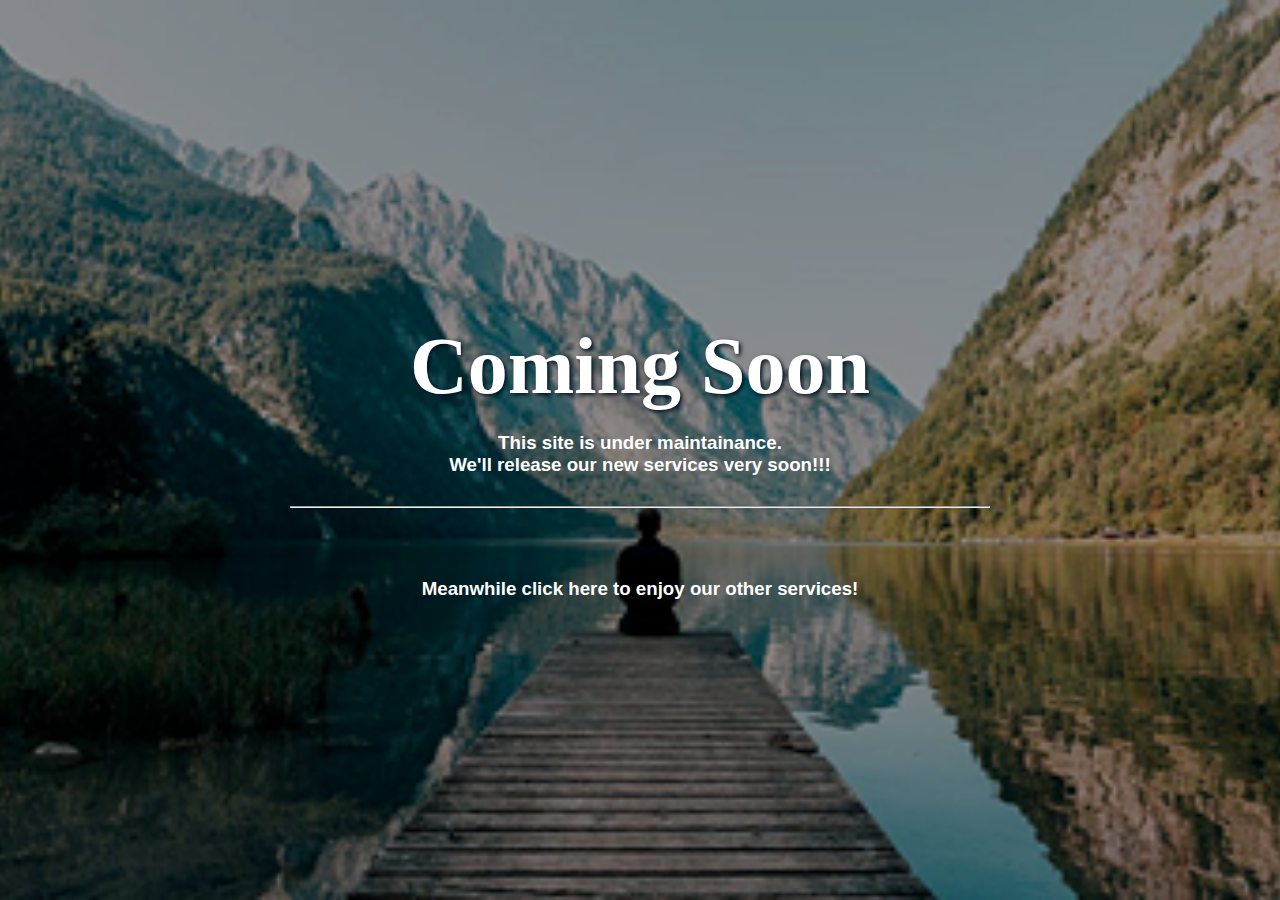
<file: html/comingSoon.html>
<!DOCTYPE html>
<html lang="en">
  <head>
    <meta charset="UTF-8" />
    <meta http-equiv="X-UA-Compatible" content="IE=edge" />
    <meta name="viewport" content="width=device-width, initial-scale=1.0" />
    <link rel ="icon" href="../images/favicon-enhanced.png">
    <link rel="stylesheet" href="../css/styles.css" />
    <link rel="preconnect" href="https://fonts.googleapis.com">
<link rel="preconnect" href="https://fonts.gstatic.com" crossorigin>
<link href="https://fonts.googleapis.com/css2?family=Cedarville+Cursive&family=Dancing+Script&family=Itim&family=Oleo+Script+Swash+Caps&family=Permanent+Marker&display=swap" rel="stylesheet">
    <title>Sukoon - Coming Soon</title>
  </head>
  <body>
      <h1>Coming Soon</h1>
      <h3>This site is under maintainance.<br />We'll release our new services very
        soon!!!</h3>
      <hr>
      <p id="launch"></p>
      <h3><a href="https://sukoon-stress-free.netlify.app/#services">Meanwhile click here to enjoy our other services!</a></h3>
  
    </body>
<!--     <script src="../js/comingSoon.js"></script> -->
</html>
</file>
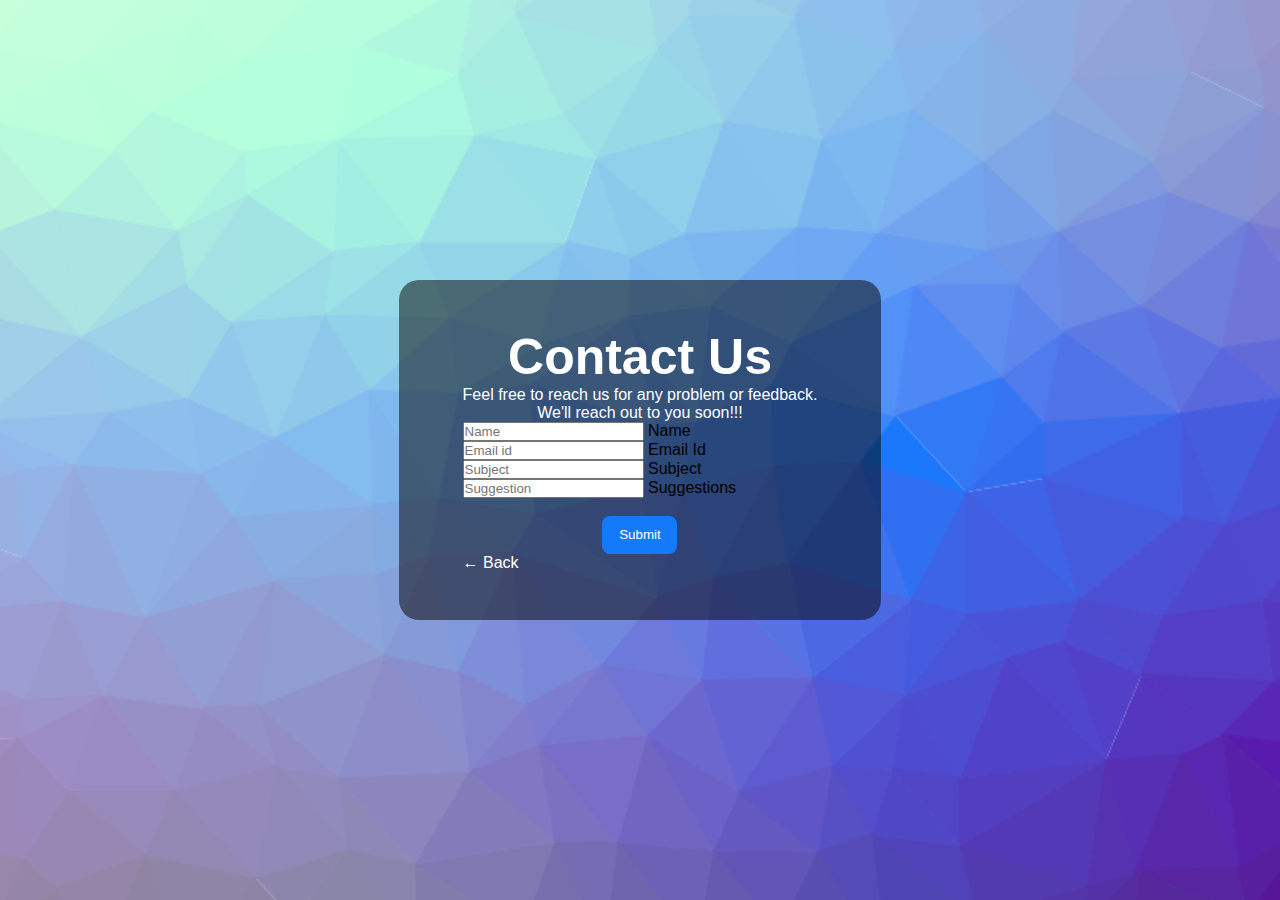
<file: html/contact.html>
<!DOCTYPE html>
<html lang="en">

<head>
    <meta charset="UTF-8" />
    <meta http-equiv="X-UA-Compatible" content="IE=edge" />
    <meta name="viewport" content="width=device-width, initial-scale=1.0" />
    <link rel="icon" href="/images/favicon-enhanced.png">
    <title>Sukoon - Contact Us</title>
    <link rel="stylesheet" href="css/contact.css" />
    <link rel="stylesheet" href="https://cdn.jsdelivr.net/npm/bootstrap@5.2.0/dist/css/bootstrap.min.css">
</head>

<body onload="myfunction()">
    <div id="load"></div>
    <!-- Contact Us Section -->
    <section id="contact">
        <div class="form-container">
            <div class="header">
                <h1>Contact Us</h1>
                <p>
                    Feel free to reach us for any problem or feedback.<br />We'll reach
                    out to you soon!!!
                </p>
            </div>

            <form action="https://formspree.io/f/mvoygqdg" method="POST">
                <div class="form-floating mb-3">
                    <input type="text" pattern="^[\S]+\s+[\S]+$" name="name" class="name form-control" id="floatingInput" placeholder="Name" required>
                    <label for="name">Name</label>
                </div>

                <div class="form-floating mb-3">
                    <input type="email" name="email" class="email form-control" id="floatingInput" placeholder="Email id" required>
                    <label for="email">Email Id</label>
                </div>

                <div class="form-floating mb-3">
                    <input type="text" pattern="^[\S\s]+\S" name="subject" class="subject form-control" id="floatingInput" placeholder="Subject" required>
                    <label for="subject">Subject</label>
                </div>

                <div class="form-floating mb-3">
                    <input type="text" name="suggestion" pattern="^[\S\s]+\S" class="suggestion form-control" id="floatingInput" placeholder="Suggestion" required>
                    <label for="suggestion">Suggestions</label>
                </div>

                <a class="atag" href="mailto:sukoon665@gmail.com"><button type="submit" class="btn">Submit</button></a>   
            </form>
            <p><a class="tag" href="../index.html">&#8592; Back</a></p>
        </div>
    </section>
    <script>
        var preloader = document.getElementById('load');
        function myfunction(){
            preloader.style.display='none';
        }
    </script>
</body>

</html>
<script src="https://cdn.jsdelivr.net/npm/bootstrap@5.2.0/dist/js/bootstrap.bundle.min.js"></script>
</file>
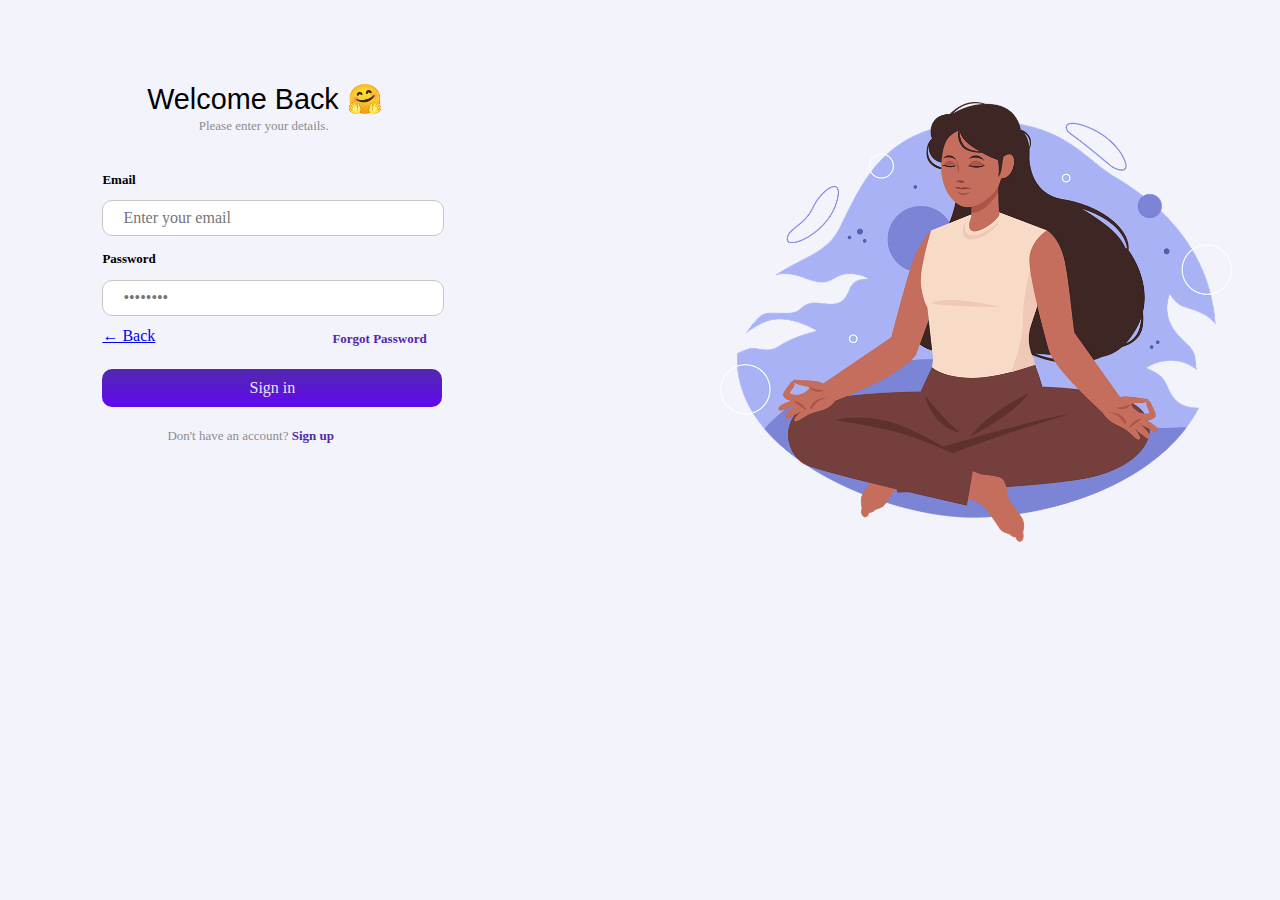
<file: html/login.html>
<!DOCTYPE html>
<html lang="en">
<head>
  <meta charset="UTF-8" />
  <meta http-equiv="X-UA-Compatible" content="IE edge" />
  <meta name="viewport" content="width=device-width, initial-scale=1.0" />
  <link rel="icon" href="/images/favicon-enhanced.png" />
  <link rel="stylesheet" href="css/login.css" />
  <link rel="stylesheet" href="https://cdnjs.cloudflare.com/ajax/libs/font-awesome/5.13.0/css/all.min.css" />

  <style>
    /* Custom CSS for alert messages */
    .alert {
      display: none;
      position: fixed;
      top: 10%;
      left: 50%;
      transform: translate(-50%, -50%);
      padding: 20px;
      background-color: #4caf50;
      color: white;
      text-align: center;
      border-radius: 6px;
      box-shadow: 0px 0px 10px 0px #262626;
      opacity: 0.8;
      transition: all 0.3s ease-in-out;
      z-index: 1;
    }

    #emptyFieldsAlert {
      background-color: red;
    }

    input[type="password"]::-webkit-credentials-auto-fill-button,
    input[type="password"]::-webkit-contacts-auto-fill-button,
    input[type="password"]::-ms-reveal {
        display: none;
      }
  </style>
  <title>MINDEASE - Login</title>
</head>
  <body onload="myfunction()">
    <div id="load">
      <div
        style="
          background-color: white;
          height: 25vh;
          width: 100%;
          position: relative;
          top: -70px;
        "></div>
  </div>

  <div class="alert" id="emptyFieldsAlert" style="display: none">
    Please fill in all fields!
  </div>
  <img src="../images/signupill.png" alt="" />
  <div class="login">
    <div class="welcome">
      <h1 class="titletext">Welcome Back &#x1F917</h1>
      <span>Please enter your details.</span>
    </div>
    <div class="inputs">
      <span>Email<br /></span>
      <input class="inputbox" placeholder="Enter your email" id="loginEmail" /><br />
      <span>Password<br /></span>
      <input type="password" class="inputbox" placeholder="••••••••" id="loginPassword" />
      <i class="fas fa-eye-slash" id="toggleLoginPassword" style="margin-left: -30px; cursor: pointer;"></i>
    </div>
    <div class="forgotpass">
      <span>Forgot Password</span>
    </div>
    <p class="back"><a class="tag" href="../index.html">&#8592; Back</a></p>
    <div class="button">
      <input type="button" class="signin" value="Sign in" id="loginButton" />
    </div>
    <div class="signupline">
      <span>Don't have an account?</span>
      <span class="signupbutton"> Sign up</span>
    </div>
  </div>
  <div class="register">
    <div class="welcome">
      <h1 class="titletext">Create an account</h1>
      <span>Let's get started.</span>
    </div>
    <div class="inputs">
      <span>Username<br /></span>
      <input class="inputbox" placeholder="Enter your username" id="signupUsername" /><br />
      <span>Email<br /></span>
      <input class="inputbox" placeholder="Enter your email" id="signupEmail" /><br />
      <span>Password<br /></span>
      <input type="password" class="inputbox" placeholder="••••••••" id="signupPassword" />
      <i class="fas fa-eye-slash" id="toggleSignupPassword" style="margin-left: -30px; cursor: pointer;"></i>
    </div>
    <p class="back-1"><a class="tag1" href="../index.html">&#8592; Back</a></p>
    <div class="button">
      <input type="button" class="signin" value="Sign up" id="signupButton" />
    </div>
    <div class="signupline">
      <span>Already have an account?</span>
      <span class="signinbutton"> Sign in</span>
    </div>
  </div>

  <!-- Alert messages -->
  <div class="alert" id="loginAlert">Sign in successful!</div>
  <div class="alert" id="signupAlert">Sign up successful!</div>

  <script>
    const signin_btn = document.querySelector(".signinbutton");
    const signup_btn = document.querySelector(".signupbutton");
    const register = document.querySelector(".register");
    const login = document.querySelector(".login");
    signup_btn.addEventListener("click", () => {
      register.style.display = "block";
      login.style.display = "none";
    });
    signin_btn.addEventListener("click", () => {
      register.style.display = "none";
      login.style.display = "block";
    });
    loginButton.addEventListener("click", () => {
      const emailInput = document.getElementById("loginEmail");
      const passwordInput = document.getElementById("loginPassword");
      const loginAlert = document.getElementById("loginAlert");
      if (emailInput.value.trim() === "" || passwordInput.value.trim() === "") {
        const emptyFieldsAlert = document.getElementById("emptyFieldsAlert");
        emptyFieldsAlert.style.display = "block";
        setTimeout(() => {
          emptyFieldsAlert.style.display = "none";
        }, 3000);
      } else {
        emailInput.value = ""; // Clear email input
        passwordInput.value = ""; // Clear password input

        loginAlert.style.display = "block";
        setTimeout(() => {
          loginAlert.style.display = "none";
        }, 3000);
      }
    });

    signupButton.addEventListener("click", () => {
      const usernameInput = document.getElementById("signupUsername");
      const emailInput = document.getElementById("signupEmail");
      const passwordInput = document.getElementById("signupPassword");
      const signupAlert = document.getElementById("signupAlert");

      if (
        usernameInput.value.trim() === "" ||
        emailInput.value.trim() === "" ||
        passwordInput.value.trim() === ""
      ) {
        const emptyFieldsAlert = document.getElementById("emptyFieldsAlert");
        emptyFieldsAlert.style.display = "block";
        setTimeout(() => {
          emptyFieldsAlert.style.display = "none";
        }, 3000);
      } else {
        usernameInput.value = ""; // Clear username input
        emailInput.value = ""; // Clear email input
        passwordInput.value = ""; // Clear password input

        signupAlert.style.display = "block";
        setTimeout(() => {
          signupAlert.style.display = "none";
        }, 3000);
      }
    });

  </script>
  <script>
    const preloader = document.getElementById("load");
    function myfunction() {
      preloader.style.display = "none";
    }
    const toggleLoginPassword = document.querySelector("#toggleLoginPassword");
    const loginPassword = document.getElementById("loginPassword");

    toggleLoginPassword.addEventListener("click", function (e) {

      if(loginPassword.type == "text"){
        loginPassword.type = "password";
        toggleLoginPassword.className = "fas fa-eye-slash";
      }
      else if(loginPassword.type == "password"){
        loginPassword.type = "text";
        toggleLoginPassword.className = "fas fa-eye";
      }
    });

    const toggleSignupPassword = document.querySelector("#toggleSignupPassword");
    const signupPassword = document.getElementById("signupPassword");

    toggleSignupPassword.addEventListener("click", function (e) {

      if(signupPassword.type == "text"){
        signupPassword.type = "password";
        toggleSignupPassword.className = "fas fa-eye-slash";
      }
      else if(signupPassword.type == "password"){
        signupPassword.type = "text";
        toggleSignupPassword.className = "fas fa-eye";
      }
    });
  </script>

</body>
</html>
</file>
<file: css/styles.css>
* {
  box-sizing: border-box;
}


*{
  margin: 0%;
  padding: 0%;
  box-sizing: border-box;
}
body{
  background-image: url("../images/coming_soon_bg.png");
  background-color: black;
  background-repeat: no-repeat;
  background-size: cover;
  background-position: center center;
  height: 100vh;
  font-family: "Poppins", sans-serif;
  display: flex;
  flex-direction: column;
  align-items: center;
  justify-content: center;
  text-align: center;
  margin: 0;
  overflow: hidden;
}
p{
  color: white;
  display: flex;
  align-items: center;
  width: 100%;
  font-size: 30px;
  font-weight: bold;
  margin: 30px 0;
}
h1{
  color: white;
  margin: 20px 0;
  width: 100%;
  font-size: 80px;
  text-align: center;
  font-weight: bold;
}
hr{
  margin: 30px 0;
  display:flex;
  width: 700px;
}
#launch{
  margin: 20px 0;
  margin-left:20%;
  font-size: 40px;
} 

h1 {
  font-family: 'Itim',cursive;
  color: white;
  font-weight: normal;
  font-size: 60px;
  text-shadow: 2px 2px 4px #011120;
  -moz-transition: all 0.2s ease-in;
  -o-transition: all 0.2s ease-in;
  -webkit-transition: all 0.2s ease-in;
  transition: all 0.2s ease-in;
  margin: 20px 0;
  width: 100%;
  font-size: 80px;
  text-align: center;
  font-weight: bold;
}

h3{
  color: white;
}
h3 a{
  color: white;
  text-decoration: none;
}

h3 a:hover{
  color: lightcyan;
  text-shadow:0px 0px 10px blueviolet;
  -moz-transition: all 0.2s ease-in;
  -o-transition: all 0.2s ease-in;
  -webkit-transition: all 0.2s ease-in;
  transition: all 0.2s ease-in;
}

h1:hover {
  color: lightcyan;
  text-shadow:0px 0px 20px blueviolet;
  -moz-transition: all 0.2s ease-in;
  -o-transition: all 0.2s ease-in;
  -webkit-transition: all 0.2s ease-in;
  transition: all 0.2s ease-in;
}


@keyframes typing {
  from {
    width: 0;
  }
}


@media (max-width: 500px) {
  h1 {
    font-size: 45px;
  }
  .time {
    margin: 5px;
    padding: 0.1rem;
  }
  .time h2 {
    font-size: 12px;
  }
  .text {
    font-size: 10px;
    box-shadow: 5px 5px 3px rgb(143, 143, 143);
    padding: 0.1rem;
    border-radius: 1px;
  }
  h3 {
    color: white;
    font-size: 1rem;
    animation: typing 1s steps(12);
  }
}
</file>
<file: html/css/contact.css>
* {
  margin: 0;
  padding: 0;
  -webkit-box-sizing: border-box;
  box-sizing: border-box;
}
#load{
	margin: auto;
    width: 100%;
    height: -webkit-fill-available;
    position: fixed;
    background: #fff url(/images/Spin-Preloader-1.gif) no-repeat center;
    z-index: 9999999;
}
.header {
  display: flex;
  text-align: center;
  margin: auto;
  flex-direction: column;
}

body {
  display: -webkit-box;
  display: -ms-flexbox;
  display: flex;
  -webkit-box-pack: center;
  -ms-flex-pack: center;
  justify-content: center;
  -webkit-box-align: center;
  -ms-flex-align: center;
  align-items: center;
  height: 100vh;
  background: url("../../images/contact.png");
  background-size: cover;
  background-repeat: no-repeat;
  font-family: "Lato", sans-serif;
  
}

h1 {
  font-size: 50px;
  font-weight: 900;
  color: #fff;
}
p{
  color: #fff;
}
.sr-only:not(:focus):not(:active) {
  clip: rect(0 0 0 0);
  -webkit-clip-path: inset(50%);
  clip-path: inset(50%);
  height: 1px;
  overflow: hidden;
  position: absolute;
  white-space: nowrap;
  width: 1px;
}

.form-container {
  padding: 3rem 4rem;
border-radius: 20px;
  background-color: rgba(0, 0, 0, 0.5);
}

a {
  text-decoration: none;
  display:flex;
  margin:auto;
}
.atag {
  text-decoration: none;
  width:75px;
}
.tag{
  width:60px;
  margin:0 !important;
  text-decoration: none;
  color: #fff;
}
a .btn {
  margin-top: 18px;
  border: 2px solid #137afc;
  color: #fff;
  cursor: pointer;
  background-color:  #137afc;
  box-shadow: inset 0 0 0 0 #137afc;
  border-radius: 8px;
  -webkit-border-radius: 8px;
  -moz-border-radius: 8px;
  -ms-border-radius: 8px;
  -o-border-radius: 8px;
  transition: ease-out 0.4s;
  -webkit-transition: ease-out 0.4s;
  -moz-transition: ease-out 0.4s;
  -ms-transition: ease-out 0.4s;
  -o-transition: ease-out 0.4s;
}

a .btn {
  display: block;
  text-decoration: none;
  font-family: "Montserrat", sans-serif;
  font-weight: 500;
  height: 2.4rem;
  width: 7.1rem;
  text-align: center;
  display: flex;
  justify-content: center;
  align-items: center;
}

a .btn:hover {
  border: 2px solid #137afc;
  box-shadow: inset 130px 0 0 0 #fff;
  color: #137afc;
}
</file>
<file: html/css/login.css>
@import url("https://fonts.googleapis.com/css2?family=Poppins:wght@100;200;300;400;500;600;700;800&display=swap");
@import url("https://fonts.googleapis.com/css2?family=Prompt:wght@600&display=swap");

:root {
  --main-icon-color: #5328af;
  --main-bg-color: #f3f3fb;
}

body {
  overflow: hidden;
  background-color: var(--main-bg-color);
  margin: 0;
  padding: 0;
  box-sizing: border-box;
}

img {
  height: 400px;
}

.login,
.register {
  max-width: 35rem;
  width: 100%;
}

.container {
  height: 100vh;
  width: 100%;
  display: flex;
  align-items: center;
  justify-content: center;
}

#load {
  margin: auto;
  width: 100%;
  height: -webkit-fill-available;
  position: fixed;
  background: #fff url(/images/Spin-Preloader-1.gif) no-repeat center;
  z-index: 9999999;
}

.welcome h1 {
  font-family: "Prompt", sans-serif;
  font-weight: 500;
  margin: 0% 0%;
  font-size: 1.8em;
}

.welcome span {
  font-family: "Poppins";
  color: #8e8d8d;
  font-size: small;
}

.inputs {
  margin: 2.2em 0em;
  margin-bottom: 0em;
}

.inputs span {
  font-family: "Poppins";
  font-weight: 600;
  font-size: small;
}

.inputbox {
  width: 300px;
  margin: 0.8em 0em;
  display: inline-block;
  -webkit-box-sizing: content-box;
  -moz-box-sizing: content-box;
  box-sizing: content-box;
  padding: 8px 20px;
  border: 1px solid #c7c7c7;
  -webkit-border-radius: 10px;
  border-radius: 10px;
  font: normal 16px / normal "Poppins";
  color: #000000;
  -o-text-overflow: clip;
  text-overflow: clip;
}

/*.forgotpass {
  display: flex;
  justify-content: space-between;
  width: 350px;
  align-items: center;
}
*/
.forgotpass span {
  font-family: "Poppins";
  font-weight: 650;
  font-size: small;
  color: var(--main-icon-color);
  cursor: pointer;
}

.signin {
  margin: 0.5em 0em;
  width: 320px;
  display: inline-block;
  -webkit-box-sizing: content-box;
  -moz-box-sizing: content-box;
  box-sizing: content-box;
  cursor: pointer;
  padding: 10px 10px;
  border: none;
  -webkit-border-radius: 10px;
  border-radius: 10px;
  font: normal 16px / normal "Poppins";
  font-weight: 500;
  color: rgba(255, 255, 255, 0.9);
  -o-text-overflow: clip;
  text-overflow: clip;
  background: var(--main-icon-color);
  background: linear-gradient(0deg,
      rgba(96, 9, 240, 1) 0%,
      var(--main-icon-color) 100%);
  border: none;
}

.signin:before {
  height: 0%;
  width: 2px;
}

.signin:hover {
  box-shadow: 4px 4px 6px 0 rgba(255, 255, 255, 0.5),
    -4px -4px 6px 0 rgba(116, 125, 136, 0.5),
    inset -4px -4px 6px 0 rgba(255, 255, 255, 0.2),
    inset 4px 4px 6px 0 rgba(0, 0, 0, 0.4);
}

.back-1 {
  margin-top: -0.6%;
}

.signupline {
  font-family: "Poppins";
  color: #8e8d8d;
  font-size: small;
  padding: 1em 5em;
}

.signupbutton,
.signinbutton {
  font-family: "Poppins";
  font-weight: 650;
  font-size: small;
  color: var(--main-icon-color);
  cursor: pointer;
}

.register {
  display: none;
}


@media screen and (max-width: 1920px) {
  img {
    width: 40%;
    height: 2%;
    margin: -25em 45em;
    margin-top: 8%;
  }

  .login ,.register {
    margin-left: 8%;
    margin-top: -5%;
  }

  .forgotpass span {
    margin-left: 230px;
  }

  .back{
    margin-top: -3.5%;
  }

  .welcome {
    margin-left:8%;
  }

  .welcome span {
   margin-left: 10%;
  }
}
@media screen and (max-width: 970px) {
  img {
    margin: 6em 25em;
    width: 70%;
  }
}
@media screen and (max-width: 720px) {
  img {
    margin: 0em 0em;
    width: 80%;
    height: 40%;
    padding-bottom: 12%;

  }
  .login {
    margin-top: 8%;
  }
  
}
@media screen and (max-width: 575px) {
  img {
    width: 50%;
    height: 42%;
    padding-bottom: 20%;
  }
  
}
@media screen and (max-width: 484px) {
  img {
    width: 140%;
    margin-top: 15%;
  }
  .login {
    margin-top: 45%;
  }
}
@media screen and (max-width: 380px) {

  .welcome {
    text-align: center;
    margin-top: -20%;
    margin-left: 15px;
  }
  .welcome h1 {
    font-size: 1.5em;
    margin-left: auto;
    margin-right: 15px;
    justify-content: center;
    align-items: center;
    margin-top: 0;
  }

  img {
    max-width: 80%;
    height: 40%;
    margin-left: 30px;
    margin-right: auto;
    justify-content: center;
    align-items: center;
    margin-top: 0;
  }

  .login {
    margin-top: -6%;
    margin-left: 10px;
  }
  .inputs {
    margin: 2.2em 0em;
    margin-bottom: 0em;
  }
  
  .inputs span {
    margin-left: 15px;
  }
  .inputbox {
    width: 270px;
    margin-left: 15px;
  }
  
  .forgotpass span {
    margin-left: 200px;
  }

  .back {
    margin-top: -5%;
    margin-left: 15px;
  }

  .signin {
    width: 300px;
    margin-left:12px ;
    margin-top: 0;
    align-items: center;
    justify-content: center;
  }

  .signupline {
    padding-top: 5px;
  }

  .welcome span {
    margin-right: 15%;
  }
}
</file>
